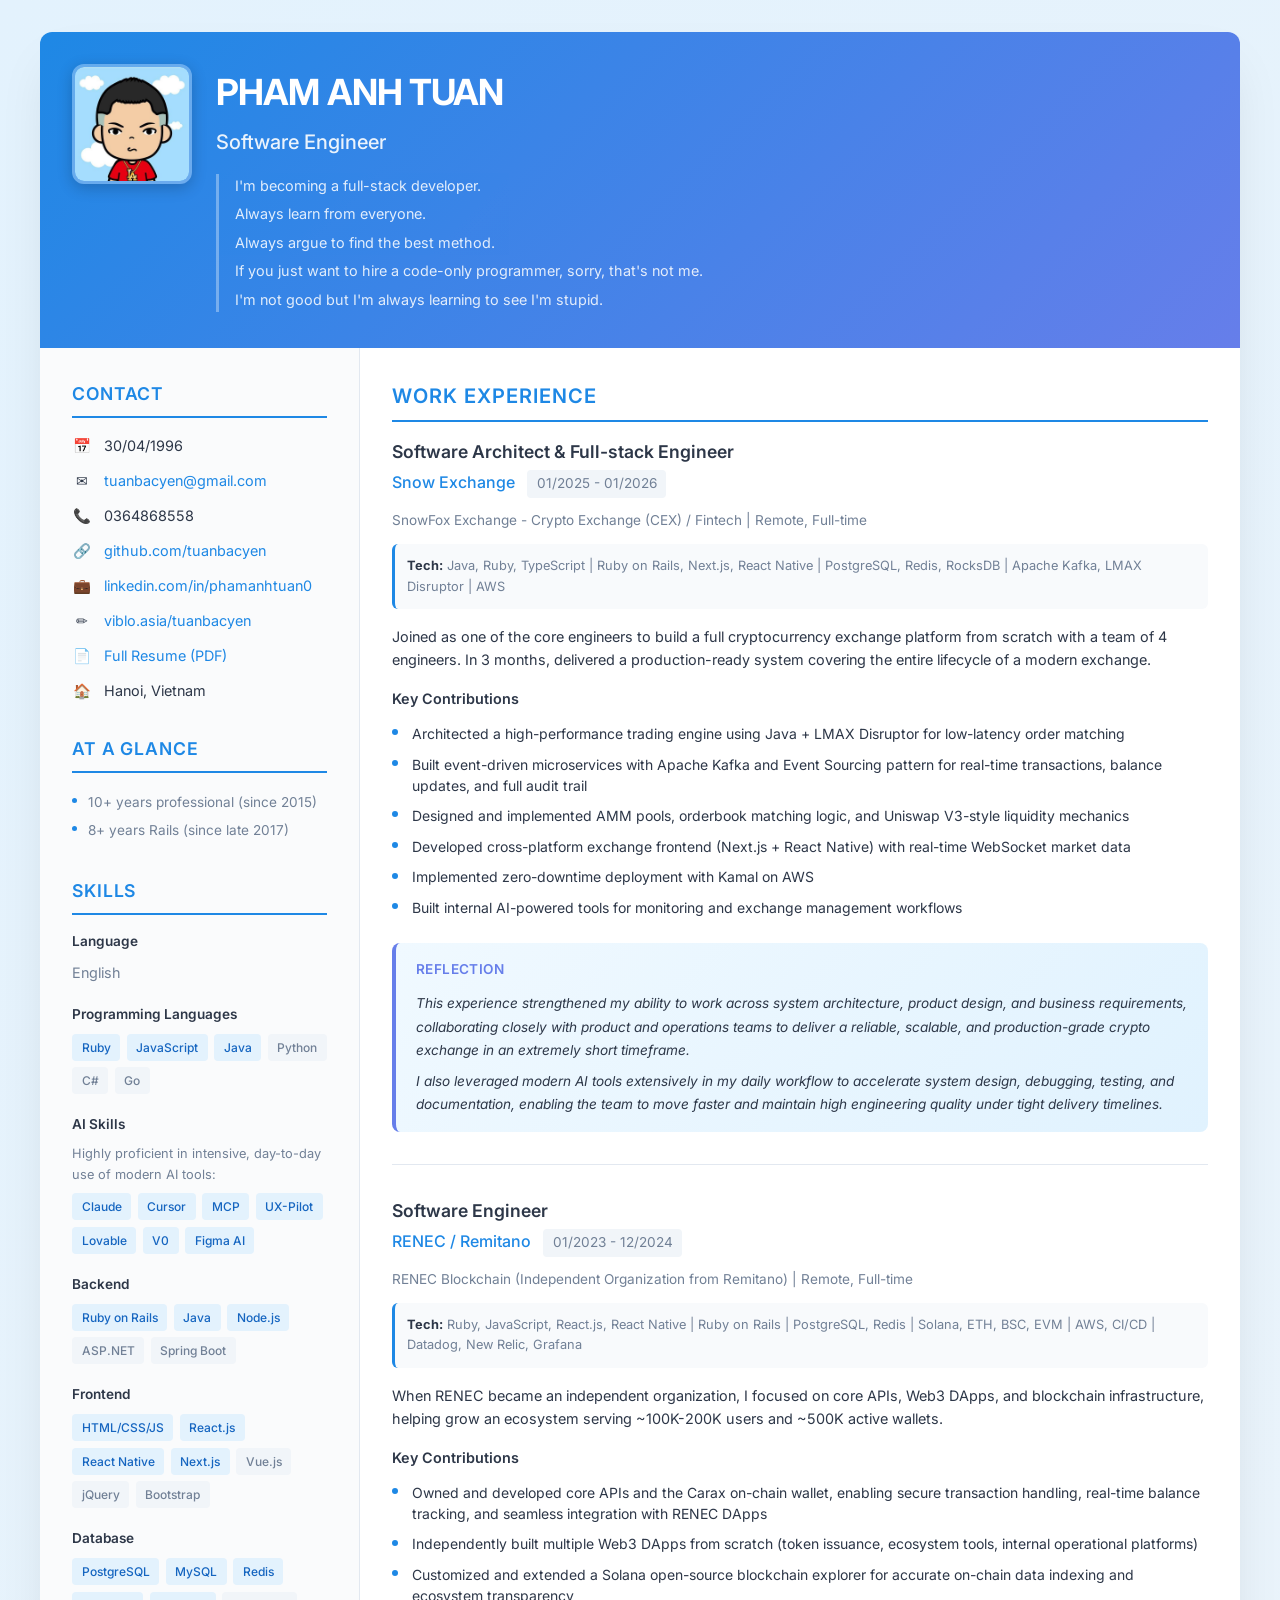
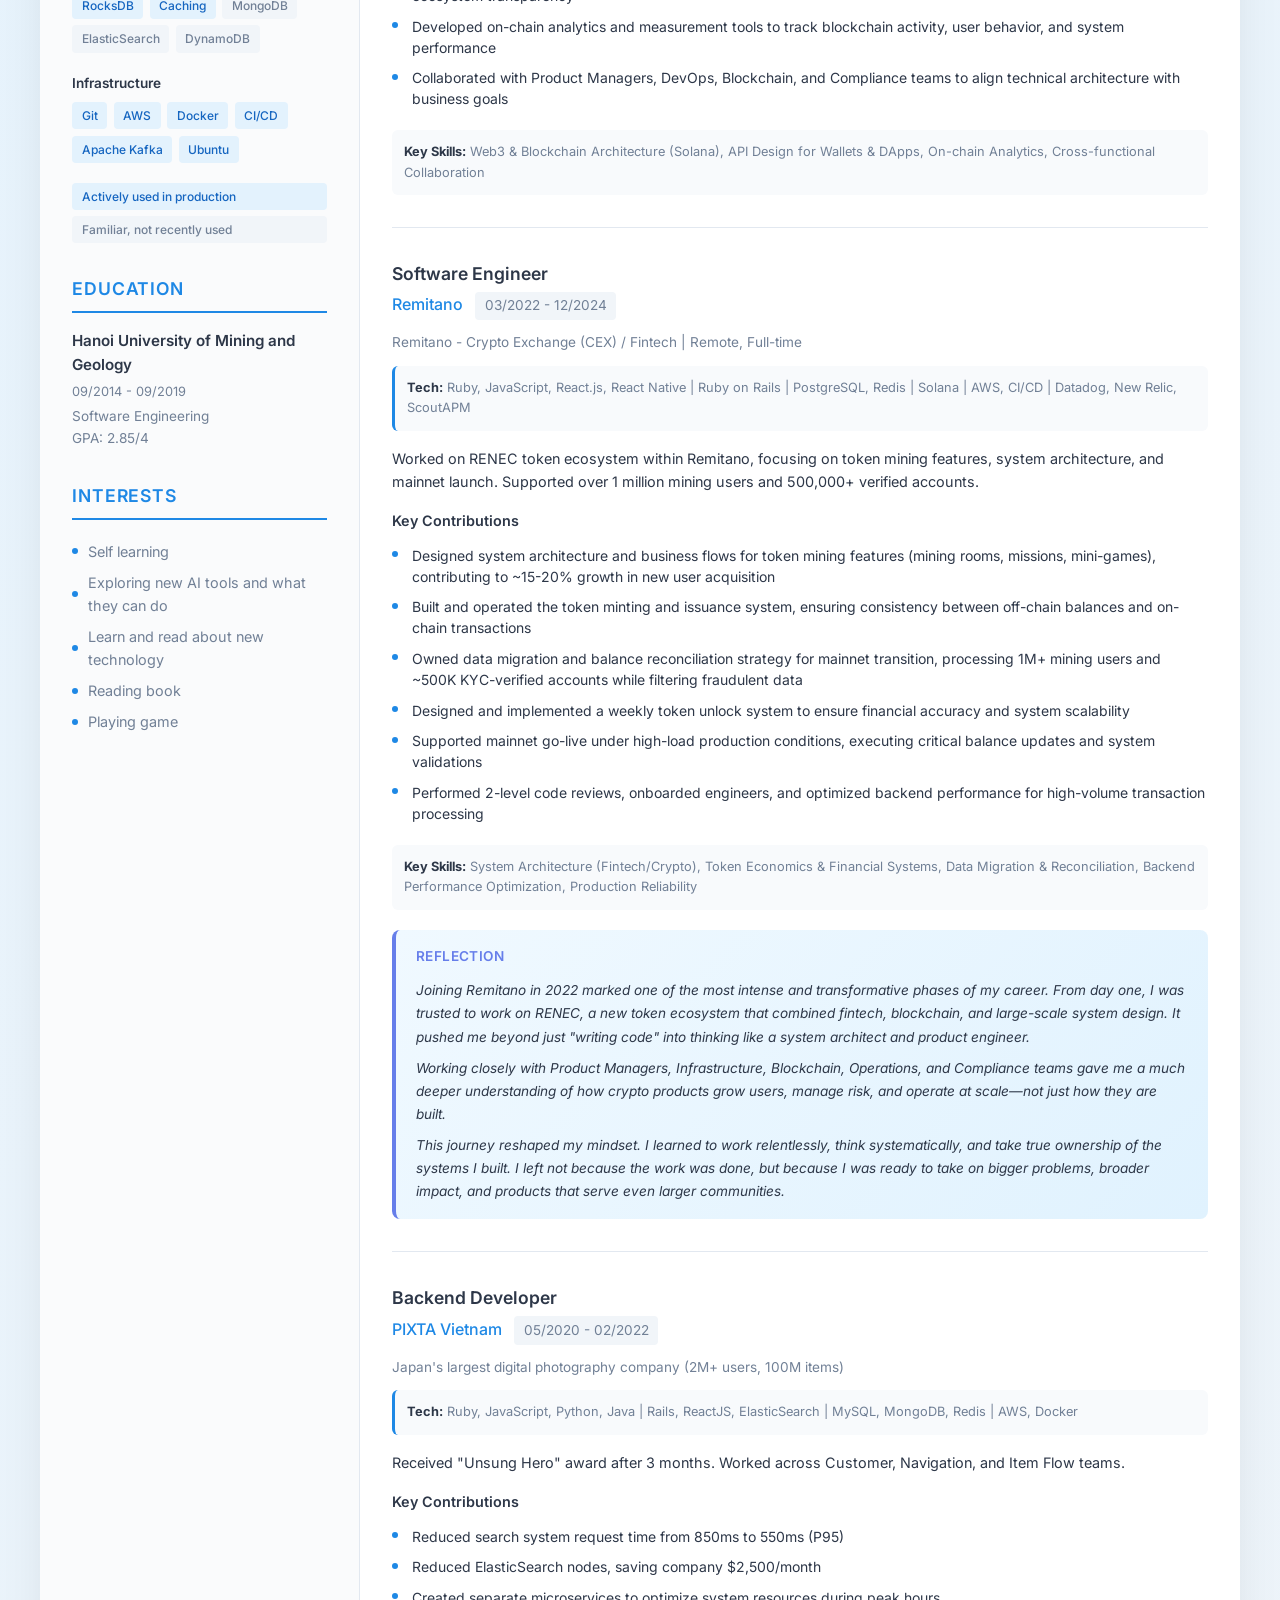
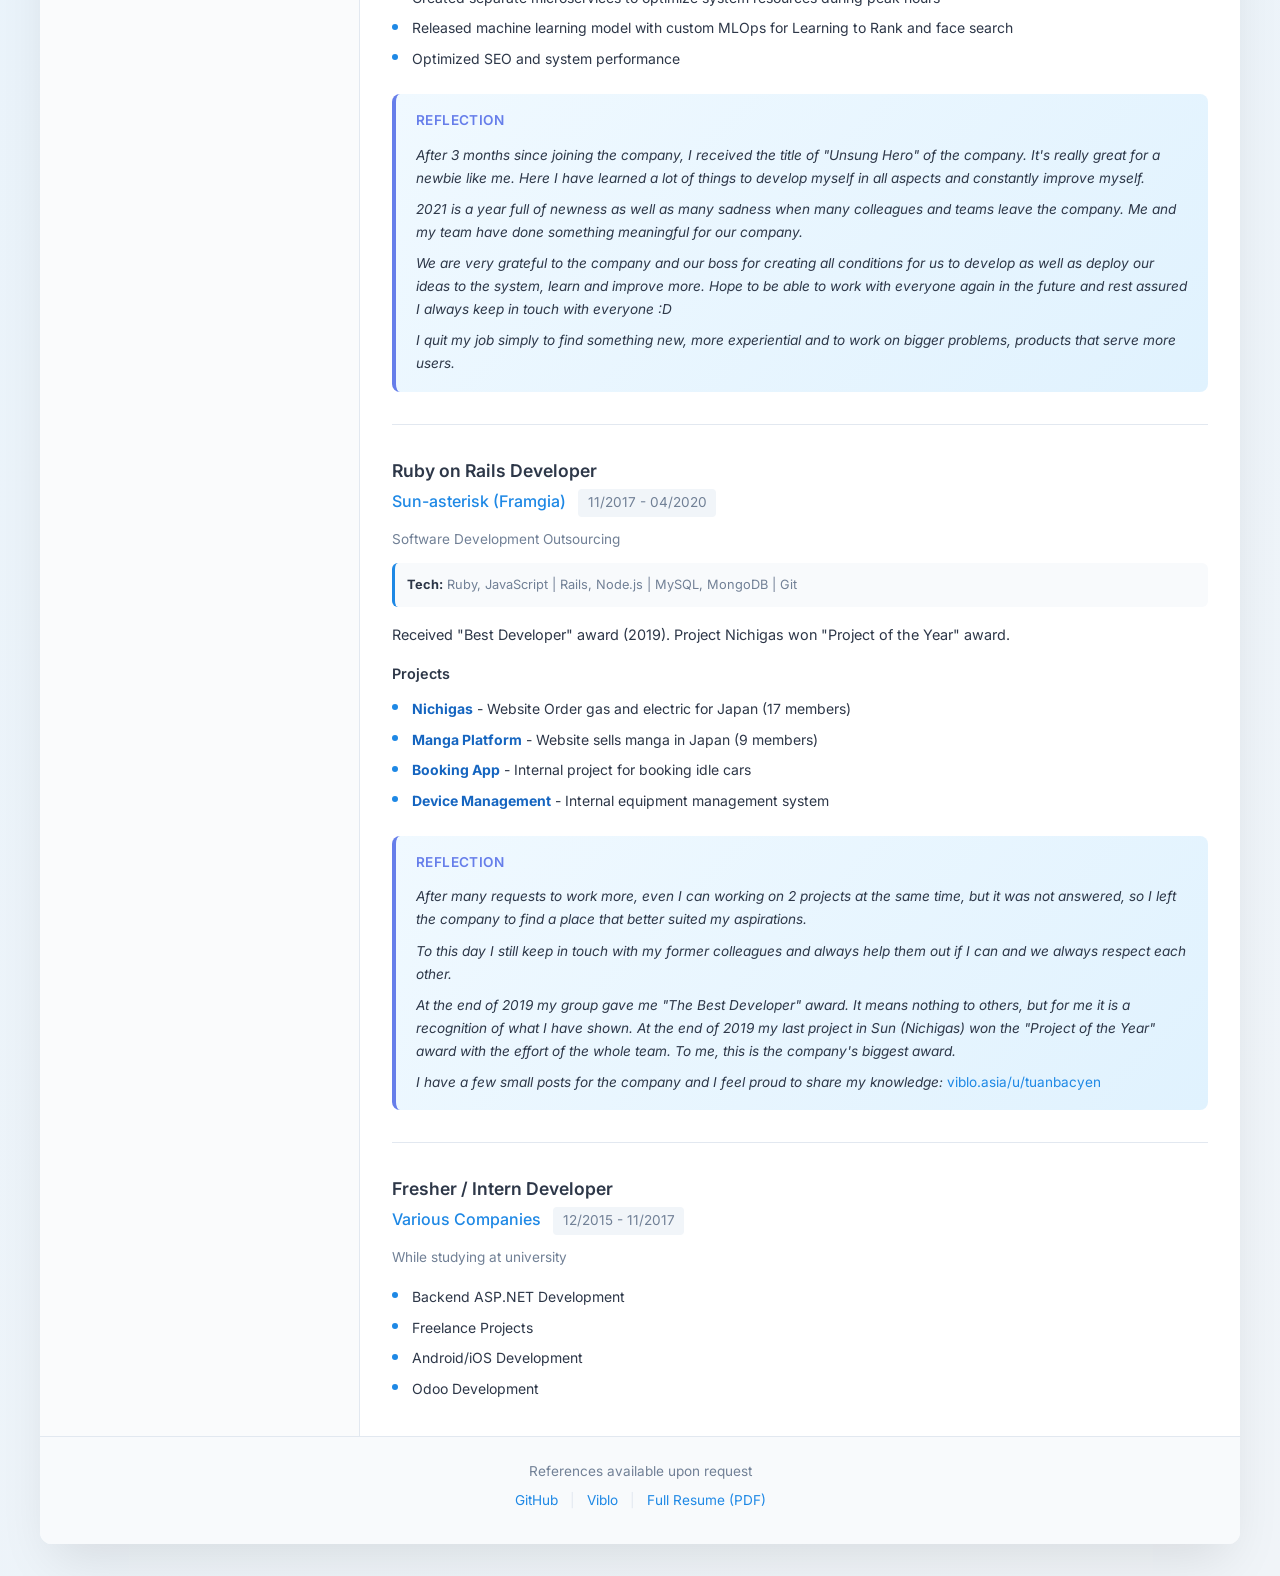
<file: index.html>
<!DOCTYPE html>
<html lang="vi">
<head>
    <meta charset="UTF-8">
    <meta name="viewport" content="width=device-width, initial-scale=1.0">
    <title>Pham Anh Tuan - Software Engineer</title>
    <link rel="stylesheet" href="style.css">
    <link rel="preconnect" href="https://fonts.googleapis.com">
    <link rel="preconnect" href="https://fonts.gstatic.com" crossorigin>
    <link href="https://fonts.googleapis.com/css2?family=Inter:wght@300;400;500;600;700&display=swap" rel="stylesheet">
</head>
<body>
    <div class="container">
        <!-- Header -->
        <header class="header">
            <div class="header-content">
                <div class="avatar">
                    <img src="av.png" alt="Pham Anh Tuan" class="avatar-img">
                </div>
                <div class="header-info">
                    <h1>PHAM ANH TUAN</h1>
                    <p class="title">Software Engineer</p>
                    <blockquote class="quote">
                        <p>I'm becoming a full-stack developer.</p>
                        <p>Always learn from everyone.</p>
                        <p>Always argue to find the best method.</p>
                        <p>If you just want to hire a code-only programmer, sorry, that's not me.</p>
                        <p>I'm not good but I'm always learning to see I'm stupid.</p>
                    </blockquote>
                </div>
            </div>
        </header>

        <main class="main-content">
            <!-- Sidebar -->
            <aside class="sidebar">
                <!-- Contact -->
                <section class="section">
                    <h2>Contact</h2>
                    <ul class="contact-list">
                        <li>
                            <span class="icon">&#128197;</span>
                            <span>30/04/1996</span>
                        </li>
                        <li>
                            <span class="icon">&#9993;</span>
                            <a href="mailto:tuanbacyen@gmail.com">tuanbacyen@gmail.com</a>
                        </li>
                        <li>
                            <span class="icon">&#128222;</span>
                            <span>0364868558</span>
                        </li>
                        <li>
                            <span class="icon">&#128279;</span>
                            <a href="https://github.com/tuanbacyen" target="_blank">github.com/tuanbacyen</a>
                        </li>
                        <li>
                            <span class="icon">&#128188;</span>
                            <a href="https://www.linkedin.com/in/phamanhtuan0/" target="_blank">linkedin.com/in/phamanhtuan0</a>
                        </li>
                        <li>
                            <span class="icon">&#9999;</span>
                            <a href="https://viblo.asia/u/tuanbacyen" target="_blank">viblo.asia/tuanbacyen</a>
                        </li>
                        <li>
                            <span class="icon">&#128196;</span>
                            <a href="Pham-Anh-Tuan.pdf" target="_blank">Full Resume (PDF)</a>
                        </li>
                        <li>
                            <span class="icon">&#127968;</span>
                            <span>Hanoi, Vietnam</span>
                        </li>
                    </ul>
                </section>

                <!-- At a Glance -->
                <section class="section">
                    <h2>At a Glance</h2>
                    <ul class="glance-list">
                        <li>10+ years professional (since 2015)</li>
                        <li>8+ years Rails (since late 2017)</li>
                    </ul>
                </section>

                <!-- Skills -->
                <section class="section">
                    <h2>Skills</h2>

                    <div class="skill-group">
                        <h3>Language</h3>
                        <p>English</p>
                    </div>

                    <div class="skill-group">
                        <h3>Programming Languages</h3>
                        <div class="tags">
                            <span class="tag">Ruby</span>
                            <span class="tag">JavaScript</span>
                            <span class="tag">Java</span>
                            <span class="tag secondary">Python</span>
                            <span class="tag secondary">C#</span>
                            <span class="tag secondary">Go</span>
                        </div>
                    </div>

                    <div class="skill-group">
                        <h3>AI Skills</h3>
                        <p class="description">Highly proficient in intensive, day-to-day use of modern AI tools:</p>
                        <div class="tags">
                            <span class="tag">Claude</span>
                            <span class="tag">Cursor</span>
                            <span class="tag">MCP</span>
                            <span class="tag">UX-Pilot</span>
                            <span class="tag">Lovable</span>
                            <span class="tag">V0</span>
                            <span class="tag">Figma AI</span>
                        </div>
                    </div>

                    <div class="skill-group">
                        <h3>Backend</h3>
                        <div class="tags">
                            <span class="tag">Ruby on Rails</span>
                            <span class="tag">Java</span>
                            <span class="tag">Node.js</span>
                            <span class="tag secondary">ASP.NET</span>
                            <span class="tag secondary">Spring Boot</span>
                        </div>
                    </div>

                    <div class="skill-group">
                        <h3>Frontend</h3>
                        <div class="tags">
                            <span class="tag">HTML/CSS/JS</span>
                            <span class="tag">React.js</span>
                            <span class="tag">React Native</span>
                            <span class="tag">Next.js</span>
                            <span class="tag secondary">Vue.js</span>
                            <span class="tag secondary">jQuery</span>
                            <span class="tag secondary">Bootstrap</span>
                        </div>
                    </div>

                    <div class="skill-group">
                        <h3>Database</h3>
                        <div class="tags">
                            <span class="tag">PostgreSQL</span>
                            <span class="tag">MySQL</span>
                            <span class="tag">Redis</span>
                            <span class="tag">RocksDB</span>
                            <span class="tag">Caching</span>
                            <span class="tag secondary">MongoDB</span>
                            <span class="tag secondary">ElasticSearch</span>
                            <span class="tag secondary">DynamoDB</span>
                        </div>
                    </div>

                    <div class="skill-group">
                        <h3>Infrastructure</h3>
                        <div class="tags">
                            <span class="tag">Git</span>
                            <span class="tag">AWS</span>
                            <span class="tag">Docker</span>
                            <span class="tag">CI/CD</span>
                            <span class="tag">Apache Kafka</span>
                            <span class="tag">Ubuntu</span>
                        </div>
                    </div>

                    <div class="tag-legend">
                        <span class="tag tag-legend-sample">Actively used in production</span>
                        <span class="tag secondary tag-legend-sample">Familiar, not recently used</span>
                    </div>
                </section>

                <!-- Education -->
                <section class="section">
                    <h2>Education</h2>
                    <div class="education-item">
                        <h3>Hanoi University of Mining and Geology</h3>
                        <p class="period">09/2014 - 09/2019</p>
                        <p>Software Engineering</p>
                        <p>GPA: 2.85/4</p>
                    </div>
                </section>

                <!-- Interests -->
                <section class="section">
                    <h2>Interests</h2>
                    <ul class="interests-list">
                        <li>Self learning</li>
                        <li>Exploring new AI tools and what they can do</li>
                        <li>Learn and read about new technology</li>
                        <li>Reading book</li>
                        <li>Playing game</li>
                    </ul>
                </section>
            </aside>

            <!-- Main Experience -->
            <div class="content">
                <section class="section">
                    <h2>Work Experience</h2>

                    <!-- Snow Exchange -->
                    <article class="experience-item">
                        <div class="experience-header">
                            <h3>Software Architect & Full-stack Engineer</h3>
                            <span class="company">Snow Exchange</span>
                            <span class="period">01/2025 - 01/2026</span>
                        </div>
                        <p class="company-desc">SnowFox Exchange - Crypto Exchange (CEX) / Fintech | Remote, Full-time</p>

                        <div class="tech-stack">
                            <strong>Tech:</strong> Java, Ruby, TypeScript | Ruby on Rails, Next.js, React Native | PostgreSQL, Redis, RocksDB | Apache Kafka, LMAX Disruptor | AWS
                        </div>

                        <div class="summary">
                            <p>Joined as one of the core engineers to build a full cryptocurrency exchange platform from scratch with a team of 4 engineers. In 3 months, delivered a production-ready system covering the entire lifecycle of a modern exchange.</p>
                        </div>

                        <h4>Key Contributions</h4>
                        <ul>
                            <li>Architected a high-performance trading engine using Java + LMAX Disruptor for low-latency order matching</li>
                            <li>Built event-driven microservices with Apache Kafka and Event Sourcing pattern for real-time transactions, balance updates, and full audit trail</li>
                            <li>Designed and implemented AMM pools, orderbook matching logic, and Uniswap V3-style liquidity mechanics</li>
                            <li>Developed cross-platform exchange frontend (Next.js + React Native) with real-time WebSocket market data</li>
                            <li>Implemented zero-downtime deployment with Kamal on AWS</li>
                            <li>Built internal AI-powered tools for monitoring and exchange management workflows</li>
                        </ul>

                        <div class="reflection">
                            <h4>Reflection</h4>
                            <p>This experience strengthened my ability to work across system architecture, product design, and business requirements, collaborating closely with product and operations teams to deliver a reliable, scalable, and production-grade crypto exchange in an extremely short timeframe.</p>
                            <p>I also leveraged modern AI tools extensively in my daily workflow to accelerate system design, debugging, testing, and documentation, enabling the team to move faster and maintain high engineering quality under tight delivery timelines.</p>
                        </div>
                    </article>

                    <!-- RENEC -->
                    <article class="experience-item">
                        <div class="experience-header">
                            <h3>Software Engineer</h3>
                            <span class="company">RENEC / Remitano</span>
                            <span class="period">01/2023 - 12/2024</span>
                        </div>
                        <p class="company-desc">RENEC Blockchain (Independent Organization from Remitano) | Remote, Full-time</p>

                        <div class="tech-stack">
                            <strong>Tech:</strong> Ruby, JavaScript, React.js, React Native | Ruby on Rails | PostgreSQL, Redis | Solana, ETH, BSC, EVM | AWS, CI/CD | Datadog, New Relic, Grafana
                        </div>

                        <div class="summary">
                            <p>When RENEC became an independent organization, I focused on core APIs, Web3 DApps, and blockchain infrastructure, helping grow an ecosystem serving ~100K-200K users and ~500K active wallets.</p>
                        </div>

                        <h4>Key Contributions</h4>
                        <ul>
                            <li>Owned and developed core APIs and the Carax on-chain wallet, enabling secure transaction handling, real-time balance tracking, and seamless integration with RENEC DApps</li>
                            <li>Independently built multiple Web3 DApps from scratch (token issuance, ecosystem tools, internal operational platforms)</li>
                            <li>Customized and extended a Solana open-source blockchain explorer for accurate on-chain data indexing and ecosystem transparency</li>
                            <li>Developed on-chain analytics and measurement tools to track blockchain activity, user behavior, and system performance</li>
                            <li>Collaborated with Product Managers, DevOps, Blockchain, and Compliance teams to align technical architecture with business goals</li>
                        </ul>

                        <p class="key-skills"><strong>Key Skills:</strong> Web3 & Blockchain Architecture (Solana), API Design for Wallets & DApps, On-chain Analytics, Cross-functional Collaboration</p>
                    </article>

                    <!-- Remitano -->
                    <article class="experience-item">
                        <div class="experience-header">
                            <h3>Software Engineer</h3>
                            <span class="company">Remitano</span>
                            <span class="period">03/2022 - 12/2024</span>
                        </div>
                        <p class="company-desc">Remitano - Crypto Exchange (CEX) / Fintech | Remote, Full-time</p>

                        <div class="tech-stack">
                            <strong>Tech:</strong> Ruby, JavaScript, React.js, React Native | Ruby on Rails | PostgreSQL, Redis | Solana | AWS, CI/CD | Datadog, New Relic, ScoutAPM
                        </div>

                        <div class="summary">
                            <p>Worked on RENEC token ecosystem within Remitano, focusing on token mining features, system architecture, and mainnet launch. Supported over 1 million mining users and 500,000+ verified accounts.</p>
                        </div>

                        <h4>Key Contributions</h4>
                        <ul>
                            <li>Designed system architecture and business flows for token mining features (mining rooms, missions, mini-games), contributing to ~15-20% growth in new user acquisition</li>
                            <li>Built and operated the token minting and issuance system, ensuring consistency between off-chain balances and on-chain transactions</li>
                            <li>Owned data migration and balance reconciliation strategy for mainnet transition, processing 1M+ mining users and ~500K KYC-verified accounts while filtering fraudulent data</li>
                            <li>Designed and implemented a weekly token unlock system to ensure financial accuracy and system scalability</li>
                            <li>Supported mainnet go-live under high-load production conditions, executing critical balance updates and system validations</li>
                            <li>Performed 2-level code reviews, onboarded engineers, and optimized backend performance for high-volume transaction processing</li>
                        </ul>

                        <p class="key-skills"><strong>Key Skills:</strong> System Architecture (Fintech/Crypto), Token Economics & Financial Systems, Data Migration & Reconciliation, Backend Performance Optimization, Production Reliability</p>

                        <div class="reflection">
                            <h4>Reflection</h4>
                            <p>Joining Remitano in 2022 marked one of the most intense and transformative phases of my career. From day one, I was trusted to work on RENEC, a new token ecosystem that combined fintech, blockchain, and large-scale system design. It pushed me beyond just "writing code" into thinking like a system architect and product engineer.</p>
                            <p>Working closely with Product Managers, Infrastructure, Blockchain, Operations, and Compliance teams gave me a much deeper understanding of how crypto products grow users, manage risk, and operate at scale—not just how they are built.</p>
                            <p>This journey reshaped my mindset. I learned to work relentlessly, think systematically, and take true ownership of the systems I built. I left not because the work was done, but because I was ready to take on bigger problems, broader impact, and products that serve even larger communities.</p>
                        </div>
                    </article>

                    <!-- PIXTA -->
                    <article class="experience-item">
                        <div class="experience-header">
                            <h3>Backend Developer</h3>
                            <span class="company">PIXTA Vietnam</span>
                            <span class="period">05/2020 - 02/2022</span>
                        </div>
                        <p class="company-desc">Japan's largest digital photography company (2M+ users, 100M items)</p>

                        <div class="tech-stack">
                            <strong>Tech:</strong> Ruby, JavaScript, Python, Java | Rails, ReactJS, ElasticSearch | MySQL, MongoDB, Redis | AWS, Docker
                        </div>

                        <div class="summary">
                            <p>Received "Unsung Hero" award after 3 months. Worked across Customer, Navigation, and Item Flow teams.</p>
                        </div>

                        <h4>Key Contributions</h4>
                        <ul>
                            <li>Reduced search system request time from 850ms to 550ms (P95)</li>
                            <li>Reduced ElasticSearch nodes, saving company $2,500/month</li>
                            <li>Created separate microservices to optimize system resources during peak hours</li>
                            <li>Released machine learning model with custom MLOps for Learning to Rank and face search</li>
                            <li>Optimized SEO and system performance</li>
                        </ul>

                        <div class="reflection">
                            <h4>Reflection</h4>
                            <p>After 3 months since joining the company, I received the title of "Unsung Hero" of the company. It's really great for a newbie like me. Here I have learned a lot of things to develop myself in all aspects and constantly improve myself.</p>
                            <p>2021 is a year full of newness as well as many sadness when many colleagues and teams leave the company. Me and my team have done something meaningful for our company.</p>
                            <p>We are very grateful to the company and our boss for creating all conditions for us to develop as well as deploy our ideas to the system, learn and improve more. Hope to be able to work with everyone again in the future and rest assured I always keep in touch with everyone :D</p>
                            <p>I quit my job simply to find something new, more experiential and to work on bigger problems, products that serve more users.</p>
                        </div>
                    </article>

                    <!-- Sun-asterisk -->
                    <article class="experience-item">
                        <div class="experience-header">
                            <h3>Ruby on Rails Developer</h3>
                            <span class="company">Sun-asterisk (Framgia)</span>
                            <span class="period">11/2017 - 04/2020</span>
                        </div>
                        <p class="company-desc">Software Development Outsourcing</p>

                        <div class="tech-stack">
                            <strong>Tech:</strong> Ruby, JavaScript | Rails, Node.js | MySQL, MongoDB | Git
                        </div>

                        <div class="summary">
                            <p>Received "Best Developer" award (2019). Project Nichigas won "Project of the Year" award.</p>
                        </div>

                        <h4>Projects</h4>
                        <ul>
                            <li><strong>Nichigas</strong> - Website Order gas and electric for Japan (17 members)</li>
                            <li><strong>Manga Platform</strong> - Website sells manga in Japan (9 members)</li>
                            <li><strong>Booking App</strong> - Internal project for booking idle cars</li>
                            <li><strong>Device Management</strong> - Internal equipment management system</li>
                        </ul>

                        <div class="reflection">
                            <h4>Reflection</h4>
                            <p>After many requests to work more, even I can working on 2 projects at the same time, but it was not answered, so I left the company to find a place that better suited my aspirations.</p>
                            <p>To this day I still keep in touch with my former colleagues and always help them out if I can and we always respect each other.</p>
                            <p>At the end of 2019 my group gave me "The Best Developer" award. It means nothing to others, but for me it is a recognition of what I have shown. At the end of 2019 my last project in Sun (Nichigas) won the "Project of the Year" award with the effort of the whole team. To me, this is the company's biggest award.</p>
                            <p>I have a few small posts for the company and I feel proud to share my knowledge: <a href="https://viblo.asia/u/tuanbacyen" target="_blank">viblo.asia/u/tuanbacyen</a></p>
                        </div>
                    </article>

                    <!-- Earlier Experience -->
                    <article class="experience-item">
                        <div class="experience-header">
                            <h3>Fresher / Intern Developer</h3>
                            <span class="company">Various Companies</span>
                            <span class="period">12/2015 - 11/2017</span>
                        </div>
                        <p class="company-desc">While studying at university</p>
                        <ul>
                            <li>Backend ASP.NET Development</li>
                            <li>Freelance Projects</li>
                            <li>Android/iOS Development</li>
                            <li>Odoo Development</li>
                        </ul>
                    </article>
                </section>
            </div>
        </main>

        <footer class="footer">
            <p>References available upon request</p>
            <p class="links">
                <a href="https://github.com/tuanbacyen" target="_blank">GitHub</a>
                <span>|</span>
                <a href="https://viblo.asia/u/tuanbacyen" target="_blank">Viblo</a>
                <span>|</span>
                <a href="Pham-Anh-Tuan.pdf" target="_blank">Full Resume (PDF)</a>
            </p>
        </footer>
    </div>
</body>
</html>
</file>
<file: style.css>
/* Reset & Base */
*, *::before, *::after {
    box-sizing: border-box;
    margin: 0;
    padding: 0;
}

:root {
    --primary: #1e88e5;
    --primary-dark: #1565c0;
    --primary-light: #e3f2fd;
    --text: #2d3748;
    --text-light: #718096;
    --background: #f8fafc;
    --white: #ffffff;
    --border: #e2e8f0;
    --accent: #667eea;
}

html {
    font-size: 16px;
    scroll-behavior: smooth;
}

body {
    font-family: 'Inter', -apple-system, BlinkMacSystemFont, 'Segoe UI', Roboto, sans-serif;
    background: linear-gradient(135deg, var(--primary-light) 0%, #f0f4f8 100%);
    color: var(--text);
    line-height: 1.6;
    min-height: 100vh;
}

a {
    color: var(--primary);
    text-decoration: none;
    transition: color 0.2s;
}

a:hover {
    color: var(--primary-dark);
    text-decoration: underline;
}

/* Container */
.container {
    max-width: 1200px;
    margin: 0 auto;
    background: var(--white);
    box-shadow: 0 25px 50px -12px rgba(0, 0, 0, 0.1);
}

@media (min-width: 768px) {
    .container {
        margin: 2rem auto;
        border-radius: 12px;
        overflow: hidden;
    }
}

/* Header */
.header {
    background: linear-gradient(135deg, var(--primary) 0%, var(--accent) 100%);
    color: var(--white);
    padding: 2rem;
}

.header-content {
    display: flex;
    flex-direction: column;
    align-items: center;
    gap: 1.5rem;
    text-align: center;
}

@media (min-width: 768px) {
    .header-content {
        flex-direction: row;
        text-align: left;
        align-items: flex-start;
    }
}

.avatar {
    flex-shrink: 0;
}

.avatar-img {
    width: 120px;
    height: 120px;
    border-radius: 12px;
    object-fit: cover;
    border: 3px solid rgba(255, 255, 255, 0.3);
    box-shadow: 0 4px 15px rgba(0, 0, 0, 0.2);
}

.header-info h1 {
    font-size: 2.25rem;
    font-weight: 700;
    letter-spacing: -0.025em;
    margin-bottom: 0.25rem;
}

.header-info .title {
    font-size: 1.25rem;
    font-weight: 500;
    opacity: 0.9;
    margin-bottom: 1rem;
}

.quote {
    font-size: 0.9rem;
    opacity: 0.85;
    line-height: 1.7;
    border-left: 3px solid rgba(255, 255, 255, 0.4);
    padding-left: 1rem;
}

.quote p {
    margin-bottom: 0.25rem;
}

/* Main Layout */
.main-content {
    display: grid;
    grid-template-columns: 1fr;
}

@media (min-width: 900px) {
    .main-content {
        grid-template-columns: 320px 1fr;
    }
}

/* Sidebar */
.sidebar {
    background: #fafbfc;
    padding: 2rem;
    border-right: 1px solid var(--border);
}

/* Content */
.content {
    padding: 2rem;
}

/* Section */
.section {
    margin-bottom: 2rem;
}

.section:last-child {
    margin-bottom: 0;
}

.section h2 {
    font-size: 1.1rem;
    font-weight: 600;
    color: var(--primary);
    text-transform: uppercase;
    letter-spacing: 0.05em;
    margin-bottom: 1rem;
    padding-bottom: 0.5rem;
    border-bottom: 2px solid var(--primary);
}

.content .section h2 {
    font-size: 1.25rem;
}

/* Contact List */
.contact-list {
    list-style: none;
}

.contact-list li {
    display: flex;
    align-items: center;
    gap: 0.75rem;
    margin-bottom: 0.75rem;
    font-size: 0.9rem;
}

.contact-list .icon {
    width: 20px;
    text-align: center;
    flex-shrink: 0;
}

/* At a Glance */
.glance-list {
    list-style: none;
}

.glance-list li {
    font-size: 0.85rem;
    color: var(--text-light);
    padding: 0.2rem 0;
    padding-left: 1rem;
    position: relative;
}

.glance-list li::before {
    content: '';
    position: absolute;
    left: 0;
    top: 0.6rem;
    width: 5px;
    height: 5px;
    background: var(--primary);
    border-radius: 50%;
}

/* Skill Groups */
.skill-group {
    margin-bottom: 1.25rem;
}

.skill-group:last-child {
    margin-bottom: 0;
}

.skill-group h3 {
    font-size: 0.85rem;
    font-weight: 600;
    color: var(--text);
    margin-bottom: 0.5rem;
}

.skill-group p {
    font-size: 0.9rem;
    color: var(--text-light);
}

.skill-group .description {
    font-size: 0.8rem;
    margin-bottom: 0.5rem;
}

/* Tags */
.tags {
    display: flex;
    flex-wrap: wrap;
    gap: 0.4rem;
}

.tag {
    display: inline-block;
    padding: 0.25rem 0.6rem;
    background: var(--primary-light);
    color: var(--primary-dark);
    border-radius: 4px;
    font-size: 0.75rem;
    font-weight: 500;
}

.tag.secondary {
    background: #f1f5f9;
    color: var(--text-light);
}

/* Tag Legend */
.tag-legend {
    font-size: 0.75rem;
    color: var(--text-light);
    margin-top: 1rem;
    display: flex;
    flex-direction: column;
    gap: 0.35rem;
}

.tag-legend-sample {
    pointer-events: none;
}

/* Education */
.education-item h3 {
    font-size: 0.95rem;
    font-weight: 600;
    color: var(--text);
    margin-bottom: 0.25rem;
}

.education-item .period {
    font-size: 0.8rem;
    color: var(--text-light);
    margin-bottom: 0.25rem;
}

.education-item p {
    font-size: 0.85rem;
    color: var(--text-light);
}

/* Interests */
.interests-list {
    list-style: none;
}

.interests-list li {
    font-size: 0.9rem;
    color: var(--text-light);
    padding: 0.25rem 0;
    padding-left: 1rem;
    position: relative;
}

.interests-list li::before {
    content: '';
    position: absolute;
    left: 0;
    top: 50%;
    transform: translateY(-50%);
    width: 6px;
    height: 6px;
    background: var(--primary);
    border-radius: 50%;
}

/* Experience Items */
.experience-item {
    margin-bottom: 2rem;
    padding-bottom: 2rem;
    border-bottom: 1px solid var(--border);
}

.experience-item:last-child {
    margin-bottom: 0;
    padding-bottom: 0;
    border-bottom: none;
}

.experience-header {
    margin-bottom: 0.75rem;
}

.experience-header h3 {
    font-size: 1.1rem;
    font-weight: 600;
    color: var(--text);
    margin-bottom: 0.25rem;
}

.experience-header .company {
    display: inline-block;
    font-size: 1rem;
    font-weight: 500;
    color: var(--primary);
    margin-right: 0.5rem;
}

.experience-header .period {
    display: inline-block;
    font-size: 0.85rem;
    color: var(--text-light);
    background: #f1f5f9;
    padding: 0.2rem 0.6rem;
    border-radius: 4px;
}

.company-desc {
    font-size: 0.85rem;
    color: var(--text-light);
    margin-bottom: 0.75rem;
}

.tech-stack {
    font-size: 0.8rem;
    color: var(--text-light);
    background: #f8fafc;
    padding: 0.75rem;
    border-radius: 6px;
    margin-bottom: 1rem;
    border-left: 3px solid var(--primary);
}

.tech-stack strong {
    color: var(--text);
}

.summary {
    margin-bottom: 1rem;
}

.summary p {
    font-size: 0.9rem;
    color: var(--text);
}

.experience-item h4 {
    font-size: 0.9rem;
    font-weight: 600;
    color: var(--text);
    margin-bottom: 0.5rem;
}

.experience-item ul {
    list-style: none;
    margin-left: 0;
}

.experience-item li {
    font-size: 0.875rem;
    color: var(--text);
    padding: 0.3rem 0;
    padding-left: 1.25rem;
    position: relative;
    line-height: 1.5;
}

.experience-item li::before {
    content: '';
    position: absolute;
    left: 0;
    top: 0.7rem;
    width: 6px;
    height: 6px;
    background: var(--primary);
    border-radius: 50%;
}

.experience-item li strong {
    color: var(--primary-dark);
}

/* Key Skills */
.key-skills {
    font-size: 0.8rem;
    color: var(--text-light);
    margin-top: 1rem;
    padding: 0.75rem;
    background: #f8fafc;
    border-radius: 6px;
}

.key-skills strong {
    color: var(--text);
}

/* Reflection */
.reflection {
    margin-top: 1.25rem;
    padding: 1rem 1.25rem;
    background: linear-gradient(135deg, #f0f9ff 0%, #e0f2fe 100%);
    border-radius: 8px;
    border-left: 4px solid var(--accent);
}

.reflection h4 {
    font-size: 0.85rem;
    font-weight: 600;
    color: var(--accent);
    margin-bottom: 0.75rem;
    text-transform: uppercase;
    letter-spacing: 0.03em;
}

.reflection p {
    font-size: 0.85rem;
    color: var(--text);
    line-height: 1.7;
    margin-bottom: 0.5rem;
    font-style: italic;
}

.reflection p:last-child {
    margin-bottom: 0;
}

.reflection a {
    font-style: normal;
}

/* Footer */
.footer {
    background: #f8fafc;
    padding: 1.5rem 2rem;
    text-align: center;
    border-top: 1px solid var(--border);
}

.footer p {
    font-size: 0.85rem;
    color: var(--text-light);
    margin-bottom: 0.5rem;
}

.footer .links {
    display: flex;
    justify-content: center;
    gap: 0.75rem;
    align-items: center;
}

.footer .links span {
    color: var(--border);
}

/* Print Styles */
@media print {
    body {
        background: white;
    }

    .container {
        box-shadow: none;
        margin: 0;
    }

    .header {
        background: var(--primary) !important;
        -webkit-print-color-adjust: exact;
        print-color-adjust: exact;
    }

    .main-content {
        grid-template-columns: 280px 1fr;
    }

    .section {
        break-inside: avoid;
    }

    .experience-item {
        break-inside: avoid;
    }
}

/* Responsive adjustments */
@media (max-width: 899px) {
    .sidebar {
        border-right: none;
        border-bottom: 1px solid var(--border);
    }
}

@media (max-width: 600px) {
    .header {
        padding: 1.5rem;
    }

    .header-info h1 {
        font-size: 1.75rem;
    }

    .sidebar, .content {
        padding: 1.5rem;
    }

    .experience-header .period {
        display: block;
        margin-top: 0.5rem;
        width: fit-content;
    }
}
</file>
